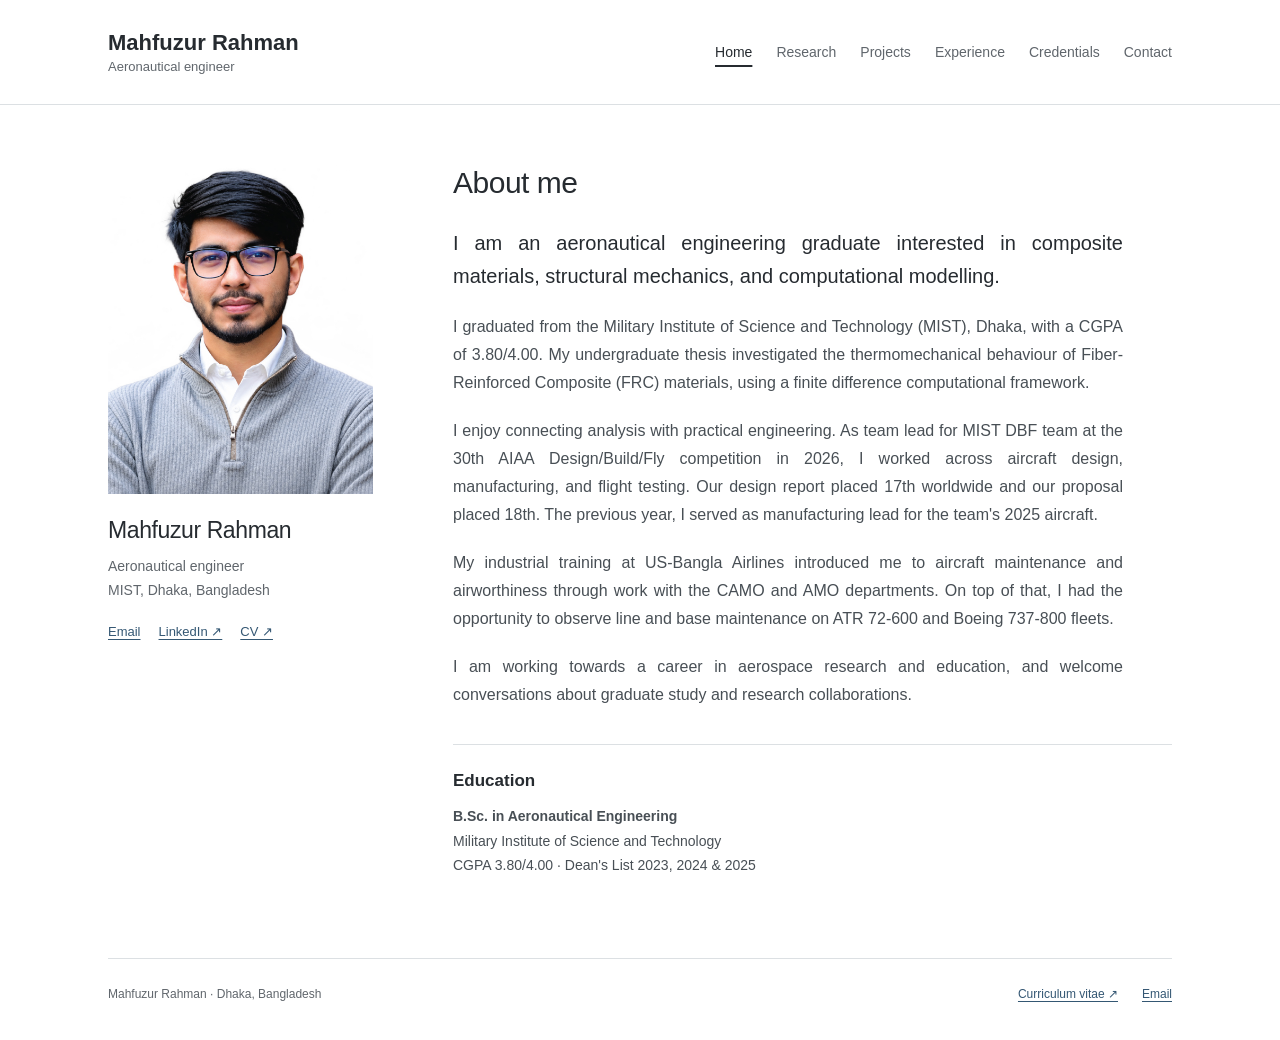
<file: index.html>
<!DOCTYPE html>
<html lang="en"><head><meta charset="UTF-8"><meta name="viewport" content="width=device-width, initial-scale=1"><meta name="description" content="Mahfuzur Rahman — Home. Aeronautical engineering, composite materials, and computational mechanics."><title>Home | Mahfuzur Rahman</title><link rel="stylesheet" href="assets/portfolio.css"></head>
<body><a class="skip-link" href="#main">Skip to content</a><header><div class="header-inner"><a class="nav-logo" href="index.html">Mahfuzur Rahman<span>Aeronautical engineer</span></a><button class="hamburger" id="hamburger" aria-label="Open navigation" aria-expanded="false" aria-controls="nav-links"><span></span><span></span><span></span></button><nav aria-label="Main navigation"><ul class="nav-links" id="nav-links"><li><a href="index.html" aria-current="page">Home</a></li><li><a href="research.html">Research</a></li><li><a href="projects.html">Projects</a></li><li><a href="experience.html">Experience</a></li><li><a href="credentials.html">Credentials</a></li><li><a href="contact.html">Contact</a></li></ul></nav></div></header><main id="main"><div class="home-layout"><aside class="profile"><img src="Mahfuz.jpg" alt="Mahfuzur Rahman" width="500" height="625" fetchpriority="high"><h1>Mahfuzur Rahman</h1><p>Aeronautical engineer<br>MIST, Dhaka, Bangladesh</p><div class="profile-links"><a href="mailto:mahfuzurrahmanmahir03@gmail.com">Email</a><a href="https://www.linkedin.com/in/mahfuzur-rahman022/" target="_blank" rel="noopener">LinkedIn ↗</a><a href="assets/docs/Mahfuzur_Rahman_CV.pdf" target="_blank" rel="noopener">CV ↗</a></div></aside><article class="introduction"><h2>About me</h2><p class="lead">I am an aeronautical engineering graduate interested in composite materials, structural mechanics, and computational modelling.</p><p>I graduated from the Military Institute of Science and Technology (MIST), Dhaka, with a CGPA of 3.80/4.00. My undergraduate thesis investigated the thermomechanical behaviour of Fiber-Reinforced Composite (FRC) materials, using a finite difference computational framework.</p><p>I enjoy connecting analysis with practical engineering. As team lead for MIST DBF team at the 30th AIAA Design/Build/Fly competition in 2026, I worked across aircraft design, manufacturing, and flight testing. Our design report placed 17th worldwide and our proposal placed 18th. The previous year, I served as manufacturing lead for the team's 2025 aircraft.</p><p>My industrial training at US-Bangla Airlines introduced me to aircraft maintenance and airworthiness through work with the CAMO and AMO departments. On top of that, I had the opportunity to observe line and base maintenance on ATR 72-600 and Boeing 737-800 fleets.</p><p>I am working towards a career in aerospace research and education, and welcome conversations about graduate study and research collaborations.</p><div class="education-note"><h3>Education</h3><p><strong>B.Sc. in Aeronautical Engineering</strong><br>Military Institute of Science and Technology<br>CGPA 3.80/4.00 · Dean's List 2023, 2024 &amp; 2025</p></div></article></div></main><footer><span>Mahfuzur Rahman · Dhaka, Bangladesh</span><a href="assets/docs/Mahfuzur_Rahman_CV.pdf" target="_blank" rel="noopener">Curriculum vitae ↗</a><a href="mailto:mahfuzurrahmanmahir03@gmail.com">Email</a></footer><div id="lightbox" role="dialog" aria-modal="true" aria-label="Research figure preview"><button id="lb-close" aria-label="Close">×</button><img id="lb-img" alt=""><div id="lb-caption"></div></div><script src="assets/portfolio.js" defer></script></body></html>
</file>
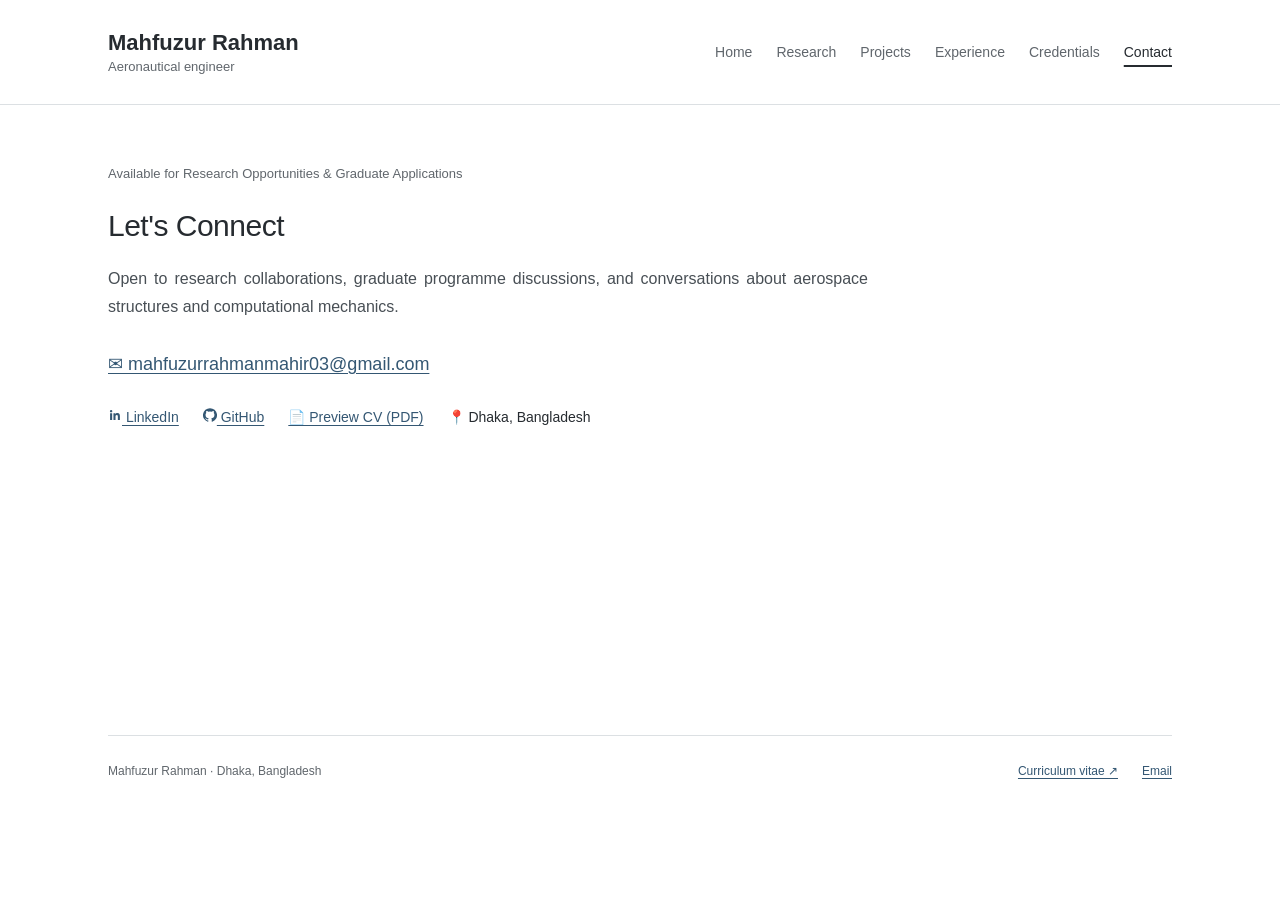
<file: contact.html>
<!DOCTYPE html>
<html lang="en"><head><meta charset="UTF-8"><meta name="viewport" content="width=device-width, initial-scale=1"><meta name="description" content="Mahfuzur Rahman — Contact. Aeronautical engineering, composite materials, and computational mechanics."><title>Contact | Mahfuzur Rahman</title><link rel="stylesheet" href="assets/portfolio.css"></head>
<body><a class="skip-link" href="#main">Skip to content</a><header><div class="header-inner"><a class="nav-logo" href="index.html">Mahfuzur Rahman<span>Aeronautical engineer</span></a><button class="hamburger" id="hamburger" aria-label="Open navigation" aria-expanded="false" aria-controls="nav-links"><span></span><span></span><span></span></button><nav aria-label="Main navigation"><ul class="nav-links" id="nav-links"><li><a href="index.html">Home</a></li><li><a href="research.html">Research</a></li><li><a href="projects.html">Projects</a></li><li><a href="experience.html">Experience</a></li><li><a href="credentials.html">Credentials</a></li><li><a href="contact.html" aria-current="page">Contact</a></li></ul></nav></div></header><main id="main"><section class="section" id="contact">
  <div class="contact-wrap reveal">
    <div class="contact-available">
      <span class="pulse-dot"></span>
      Available for Research Opportunities &amp; Graduate Applications
    </div>
    <h1 class="contact-title">Let's Connect</h1>
    <p class="contact-sub">
      Open to research collaborations, graduate programme discussions,
      and conversations about aerospace structures and computational mechanics.
    </p>
    <a class="contact-email" href="mailto:mahfuzurrahmanmahir03@gmail.com">
      ✉ mahfuzurrahmanmahir03@gmail.com
    </a>
    <div class="contact-links-row">
      <a class="clink" href="https://www.linkedin.com/in/mahfuzur-rahman022/" target="_blank" rel="noopener">
        <svg width="14" height="14" fill="currentColor" viewBox="0 0 24 24"><path d="M20.45 20.45h-3.56v-5.57c0-1.33-.03-3.04-1.85-3.04-1.85 0-2.13 1.44-2.13 2.94v5.67H9.35V9h3.41v1.56h.05c.48-.9 1.63-1.85 3.35-1.85 3.58 0 4.24 2.36 4.24 5.43v6.31zM5.34 7.43a2.07 2.07 0 1 1 0-4.14 2.07 2.07 0 0 1 0 4.14zM7.12 20.45H3.56V9h3.56v11.45zM22.22 0H1.77C.79 0 .77 1.73v20.54C0 23.23.79 24 1.77 24h20.45C23.2 24 24 23.23 24 22.27V1.73C24 .77 23.2 0 22.22 0z"/></svg>
        LinkedIn
      </a>
      <a class="clink" href="https://github.com/mahfuzur-rahman22" target="_blank" rel="noopener">
        <svg width="14" height="14" fill="currentColor" viewBox="0 0 24 24"><path d="M12 .3a12 12 0 0 0-3.79 23.4c.6.1.82-.26.82-.58v-2.02c-3.34.72-4.04-1.61-4.04-1.61-.55-1.39-1.34-1.76-1.34-1.76-1.09-.74.08-.73.08-.73 1.2.08 1.84 1.24 1.84 1.24 1.07 1.83 2.8 1.3 3.49 1 .1-.78.42-1.31.76-1.61-2.67-.3-5.47-1.33-5.47-5.93 0-1.31.47-2.38 1.24-3.22-.14-.3-.54-1.52.1-3.18 0 0 1.01-.32 3.3 1.23a11.5 11.5 0 0 1 6 0c2.29-1.55 3.3-1.23 3.3-1.23.65 1.66.24 2.88.12 3.18.77.84 1.23 1.91 1.23 3.22 0 4.61-2.81 5.63-5.48 5.92.43.37.81 1.1.81 2.22v3.29c0 .32.22.69.83.57A12 12 0 0 0 12 .3z"/></svg>
        GitHub
      </a>
      <a class="clink" href="assets/docs/Mahfuzur_Rahman_CV.pdf" target="_blank" rel="noopener">
        📄 Preview CV (PDF)
      </a>
      <span class="clink">📍 Dhaka, Bangladesh</span>
    </div>
  </div>
</section></main><footer><span>Mahfuzur Rahman · Dhaka, Bangladesh</span><a href="assets/docs/Mahfuzur_Rahman_CV.pdf" target="_blank" rel="noopener">Curriculum vitae ↗</a><a href="mailto:mahfuzurrahmanmahir03@gmail.com">Email</a></footer><div id="lightbox" role="dialog" aria-modal="true" aria-label="Research figure preview"><button id="lb-close" aria-label="Close">×</button><img id="lb-img" alt=""><div id="lb-caption"></div></div><script src="assets/portfolio.js" defer></script></body></html>
</file>
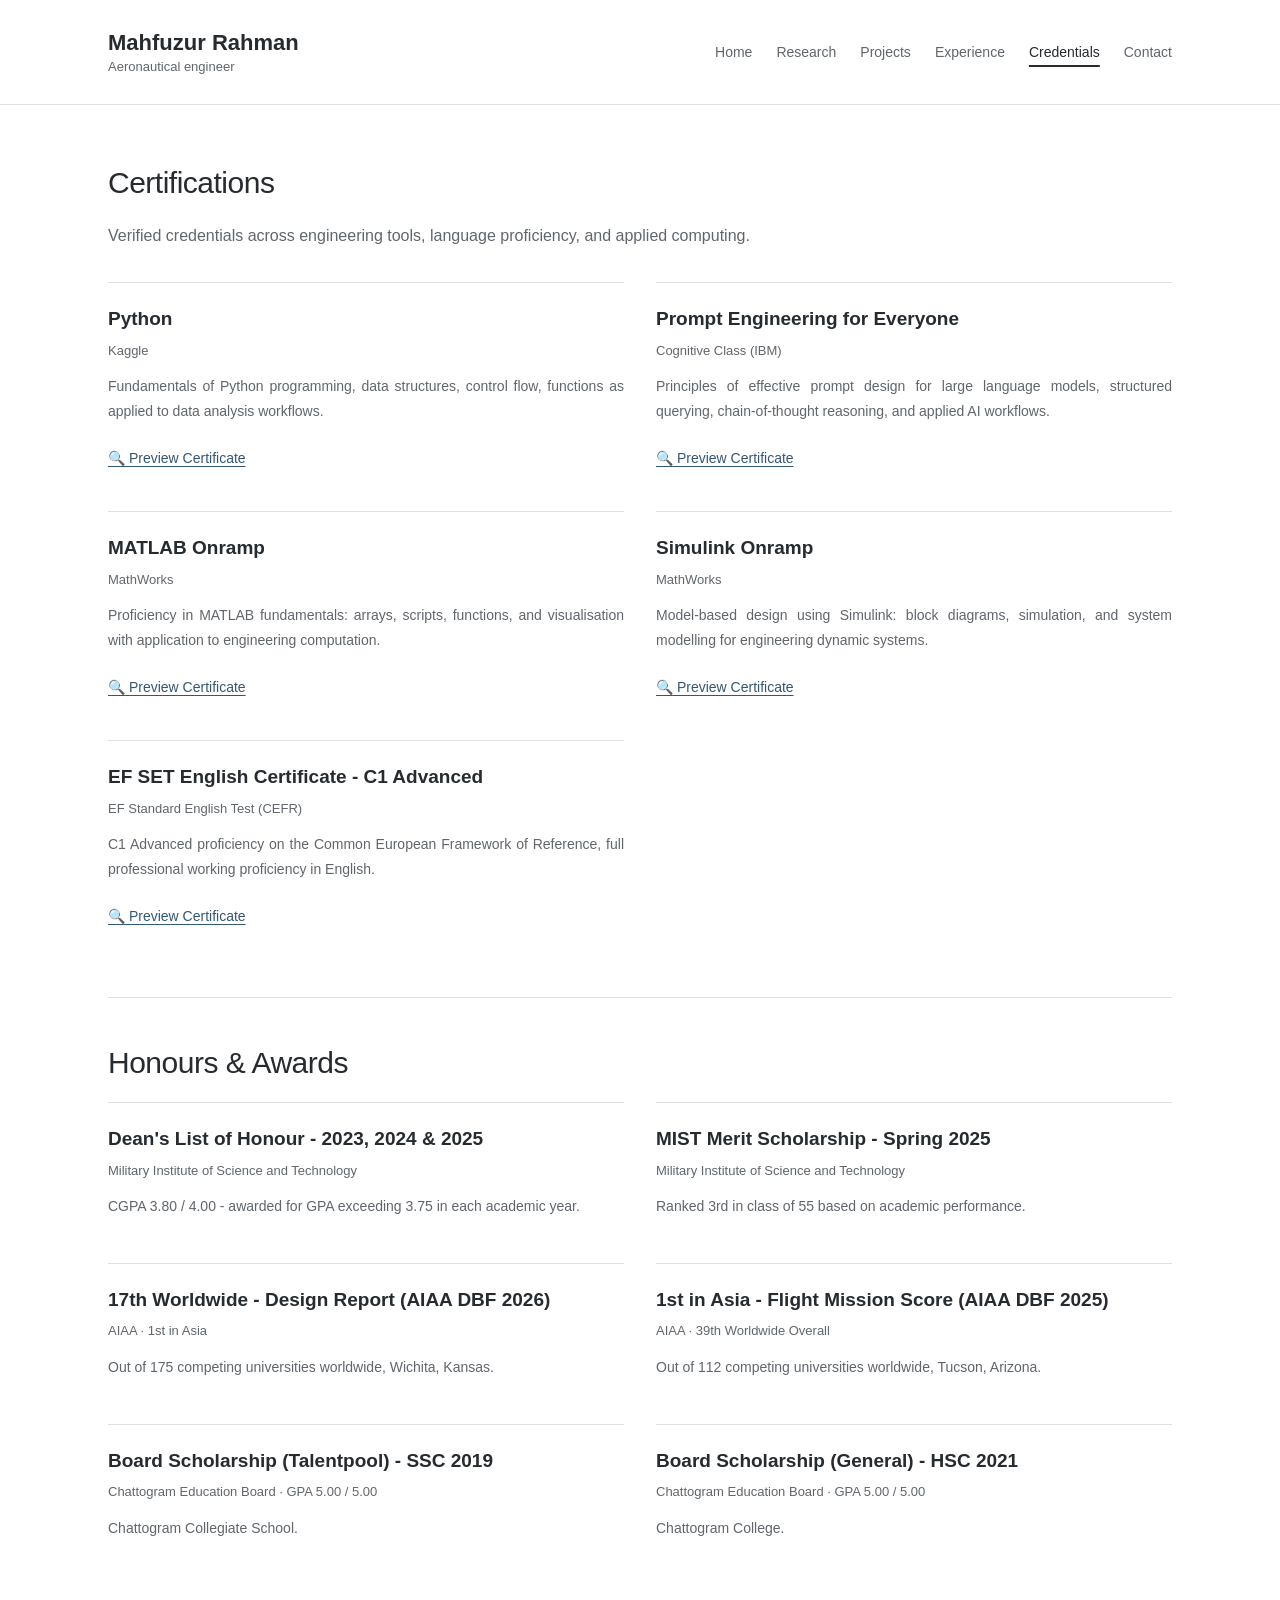
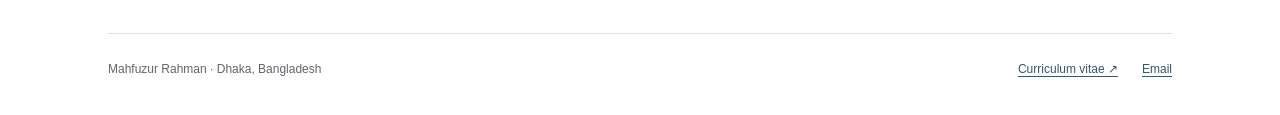
<file: credentials.html>
<!DOCTYPE html>
<html lang="en"><head><meta charset="UTF-8"><meta name="viewport" content="width=device-width, initial-scale=1"><meta name="description" content="Mahfuzur Rahman — Credentials. Aeronautical engineering, composite materials, and computational mechanics."><title>Credentials | Mahfuzur Rahman</title><link rel="stylesheet" href="assets/portfolio.css"></head>
<body><a class="skip-link" href="#main">Skip to content</a><header><div class="header-inner"><a class="nav-logo" href="index.html">Mahfuzur Rahman<span>Aeronautical engineer</span></a><button class="hamburger" id="hamburger" aria-label="Open navigation" aria-expanded="false" aria-controls="nav-links"><span></span><span></span><span></span></button><nav aria-label="Main navigation"><ul class="nav-links" id="nav-links"><li><a href="index.html">Home</a></li><li><a href="research.html">Research</a></li><li><a href="projects.html">Projects</a></li><li><a href="experience.html">Experience</a></li><li><a href="credentials.html" aria-current="page">Credentials</a></li><li><a href="contact.html">Contact</a></li></ul></nav></div></header><main id="main"><section class="section" id="certifications">
  <p class="section-eyebrow">Credentials</p>
  <h1 class="section-title reveal">Certifications</h1>
  <div class="section-rule reveal"></div>
  <p class="section-sub reveal">Verified credentials across engineering tools, language proficiency, and applied computing.</p>

  <div class="certs-grid">

    <div class="cert-card reveal">
      <div class="cert-icon">🐍</div>
      <h3 class="cert-title">Python</h3>
      <div class="cert-org">Kaggle</div>
      <div class="cert-desc">Fundamentals of Python programming, data structures, control flow, functions as applied to data analysis workflows.</div>
      <div class="cert-actions">
        <a class="cert-btn primary" href="assets/img/cert_python.png" target="_blank" rel="noopener">🔍 Preview Certificate</a>
      </div>
    </div>

    <div class="cert-card reveal">
      <div class="cert-icon">🤖</div>
      <h3 class="cert-title">Prompt Engineering for Everyone</h3>
      <div class="cert-org">Cognitive Class (IBM)</div>
      <div class="cert-desc">Principles of effective prompt design for large language models, structured querying, chain-of-thought reasoning, and applied AI workflows.</div>
      <div class="cert-actions">
        <a class="cert-btn primary" href="assets/docs/cert_prompt_engineering.pdf" target="_blank" rel="noopener">🔍 Preview Certificate</a>
      </div>
    </div>

    <div class="cert-card reveal">
      <div class="cert-icon">📊</div>
      <h3 class="cert-title">MATLAB Onramp</h3>
      <div class="cert-org">MathWorks</div>
      <div class="cert-desc">Proficiency in MATLAB fundamentals: arrays, scripts, functions, and visualisation with application to engineering computation.</div>
      <div class="cert-actions">
        <a class="cert-btn primary" href="assets/docs/cert_matlab.pdf" target="_blank" rel="noopener">🔍 Preview Certificate</a>
      </div>
    </div>

    <div class="cert-card reveal">
      <div class="cert-icon">⚙️</div>
      <h3 class="cert-title">Simulink Onramp</h3>
      <div class="cert-org">MathWorks</div>
      <div class="cert-desc">Model-based design using Simulink: block diagrams, simulation, and system modelling for engineering dynamic systems.</div>
      <div class="cert-actions">
        <a class="cert-btn primary" href="assets/docs/cert_simulink.pdf" target="_blank" rel="noopener">🔍 Preview Certificate</a>
      </div>
    </div>

    <div class="cert-card reveal">
      <div class="cert-icon">🌐</div>
      <h3 class="cert-title">EF SET English Certificate - C1 Advanced</h3>
      <div class="cert-org">EF Standard English Test (CEFR)</div>
      <div class="cert-desc">C1 Advanced proficiency on the Common European Framework of Reference, full professional working proficiency in English.</div>
      <div class="cert-actions">
        <a class="cert-btn primary" href="assets/docs/cert_efset.pdf" target="_blank" rel="noopener">🔍 Preview Certificate</a>
      </div>
    </div>

  </div>
</section><section class="section" id="honours">
  <p class="section-eyebrow">Recognition</p>
  <h2 class="section-title reveal">Honours &amp; Awards</h2>
  <div class="section-rule reveal"></div>
  <div class="honours-grid">

    <div class="honour-card reveal">
      <div class="honour-icon">🎓</div>
      <div class="honour-body">
        <h3 class="honour-title">Dean's List of Honour - 2023, 2024 &amp; 2025</h3>
        <div class="honour-org">Military Institute of Science and Technology</div>
        <div class="honour-desc">CGPA 3.80 / 4.00 - awarded for GPA exceeding 3.75 in each academic year.</div>
      </div>
    </div>

    <div class="honour-card reveal">
      <div class="honour-icon">🏛️</div>
      <div class="honour-body">
        <h3 class="honour-title">MIST Merit Scholarship - Spring 2025</h3>
        <div class="honour-org">Military Institute of Science and Technology</div>
        <div class="honour-desc">Ranked 3rd in class of 55 based on academic performance.</div>
      </div>
    </div>

    <div class="honour-card reveal">
      <div class="honour-icon">🌍</div>
      <div class="honour-body">
        <h3 class="honour-title">17th Worldwide - Design Report (AIAA DBF 2026)</h3>
        <div class="honour-org">AIAA · 1st in Asia</div>
        <div class="honour-desc">Out of 175 competing universities worldwide, Wichita, Kansas.</div>
      </div>
    </div>

    <div class="honour-card reveal">
      <div class="honour-icon">🥇</div>
      <div class="honour-body">
        <h3 class="honour-title">1st in Asia - Flight Mission Score (AIAA DBF 2025)</h3>
        <div class="honour-org">AIAA · 39th Worldwide Overall</div>
        <div class="honour-desc">Out of 112 competing universities worldwide, Tucson, Arizona.</div>
      </div>
    </div>

    <div class="honour-card reveal">
      <div class="honour-icon">📜</div>
      <div class="honour-body">
        <h3 class="honour-title">Board Scholarship (Talentpool) - SSC 2019</h3>
        <div class="honour-org">Chattogram Education Board · GPA 5.00 / 5.00</div>
        <div class="honour-desc">Chattogram Collegiate School.</div>
      </div>
    </div>

    <div class="honour-card reveal">
      <div class="honour-icon">📜</div>
      <div class="honour-body">
        <h3 class="honour-title">Board Scholarship (General) - HSC 2021</h3>
        <div class="honour-org">Chattogram Education Board · GPA 5.00 / 5.00</div>
        <div class="honour-desc">Chattogram College.</div>
      </div>
    </div>

  </div>
</section></main><footer><span>Mahfuzur Rahman · Dhaka, Bangladesh</span><a href="assets/docs/Mahfuzur_Rahman_CV.pdf" target="_blank" rel="noopener">Curriculum vitae ↗</a><a href="mailto:mahfuzurrahmanmahir03@gmail.com">Email</a></footer><div id="lightbox" role="dialog" aria-modal="true" aria-label="Research figure preview"><button id="lb-close" aria-label="Close">×</button><img id="lb-img" alt=""><div id="lb-caption"></div></div><script src="assets/portfolio.js" defer></script></body></html>
</file>
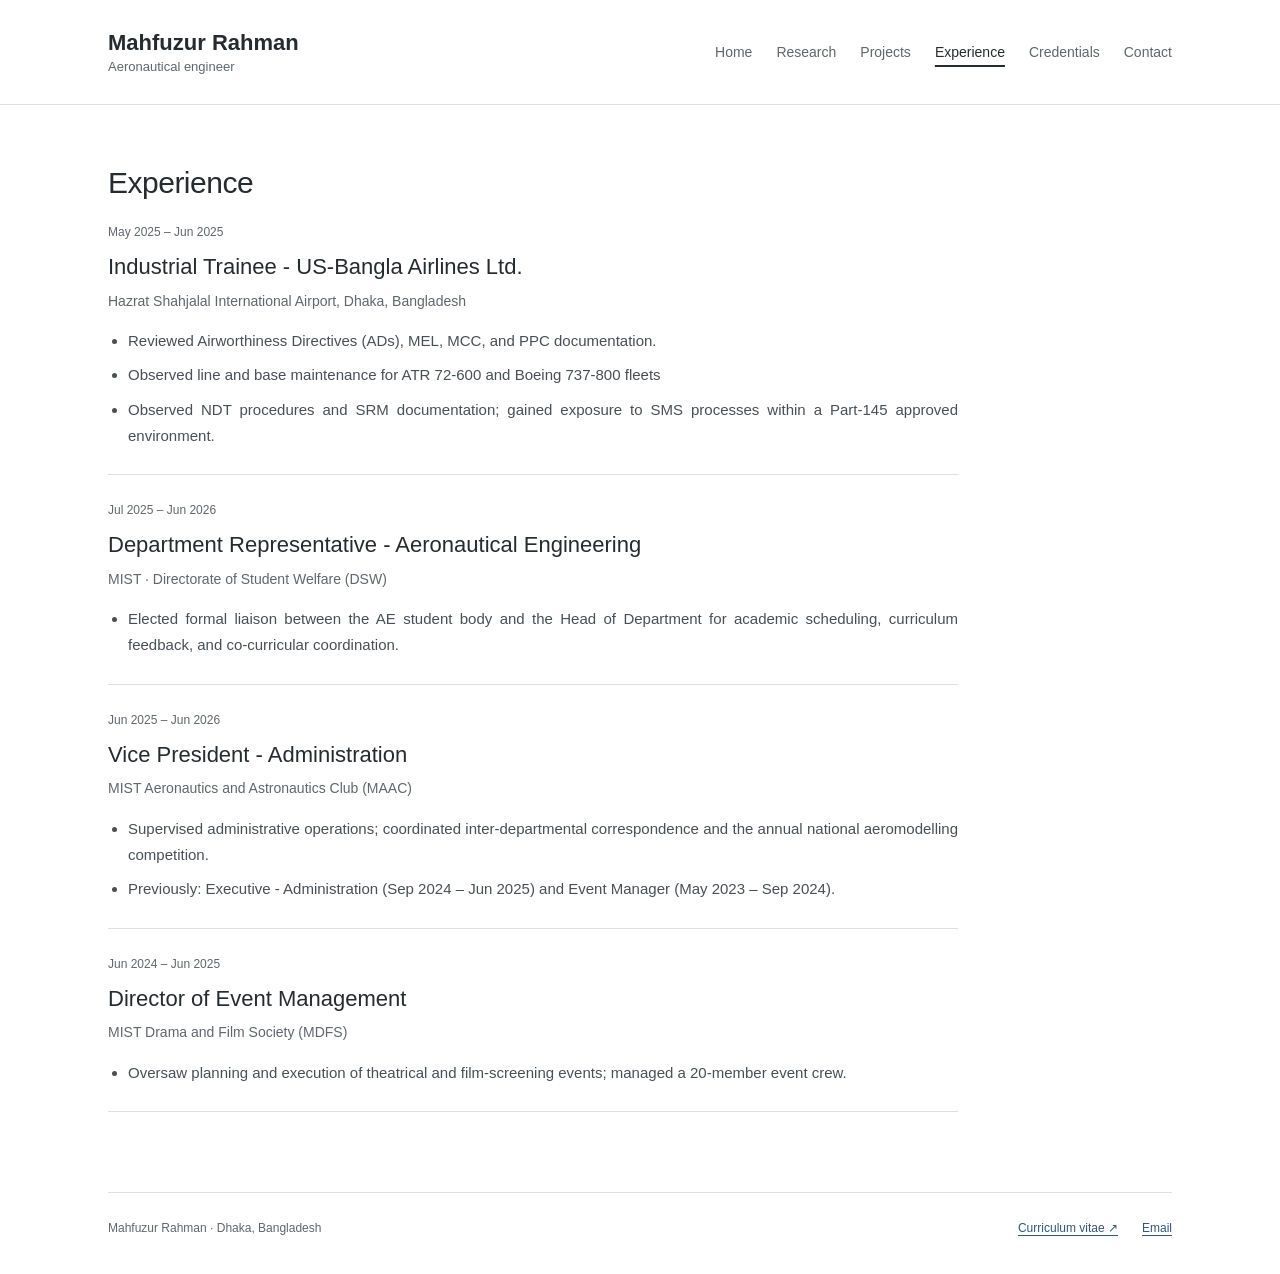
<file: experience.html>
<!DOCTYPE html>
<html lang="en"><head><meta charset="UTF-8"><meta name="viewport" content="width=device-width, initial-scale=1"><meta name="description" content="Mahfuzur Rahman — Experience. Aeronautical engineering, composite materials, and computational mechanics."><title>Experience | Mahfuzur Rahman</title><link rel="stylesheet" href="assets/portfolio.css"></head>
<body><a class="skip-link" href="#main">Skip to content</a><header><div class="header-inner"><a class="nav-logo" href="index.html">Mahfuzur Rahman<span>Aeronautical engineer</span></a><button class="hamburger" id="hamburger" aria-label="Open navigation" aria-expanded="false" aria-controls="nav-links"><span></span><span></span><span></span></button><nav aria-label="Main navigation"><ul class="nav-links" id="nav-links"><li><a href="index.html">Home</a></li><li><a href="research.html">Research</a></li><li><a href="projects.html">Projects</a></li><li><a href="experience.html" aria-current="page">Experience</a></li><li><a href="credentials.html">Credentials</a></li><li><a href="contact.html">Contact</a></li></ul></nav></div></header><main id="main"><section class="section" id="experience">
  <p class="section-eyebrow">Career</p>
  <h1 class="section-title reveal">Experience</h1>
  <div class="section-rule reveal"></div>
  <div class="timeline">

    <div class="tl-item reveal">
      <div class="tl-dot"></div>
      <div class="tl-date">May 2025 – Jun 2025</div>
      <h3 class="tl-title">Industrial Trainee - US-Bangla Airlines Ltd.</h3>
      <div class="tl-org">Hazrat Shahjalal International Airport, Dhaka, Bangladesh</div>
      <ul class="tl-body">
        <li>Reviewed Airworthiness Directives (ADs), MEL, MCC, and PPC documentation.</li>
        <li>Observed line and base maintenance for ATR 72-600 and Boeing 737-800 fleets</li>
        <li>Observed NDT procedures and SRM documentation; gained exposure to SMS processes within a Part-145 approved environment.</li>
      </ul>
    </div>

    <div class="tl-item reveal">
      <div class="tl-dot"></div>
      <div class="tl-date">Jul 2025 – Jun 2026</div>
      <h3 class="tl-title">Department Representative - Aeronautical Engineering</h3>
      <div class="tl-org">MIST · Directorate of Student Welfare (DSW)</div>
      <ul class="tl-body">
        <li>Elected formal liaison between the AE student body and the Head of Department for academic scheduling, curriculum feedback, and co-curricular coordination.</li>
      </ul>
    </div>

    <div class="tl-item reveal">
      <div class="tl-dot"></div>
      <div class="tl-date">Jun 2025 – Jun 2026</div>
      <h3 class="tl-title">Vice President - Administration</h3>
      <div class="tl-org">MIST Aeronautics and Astronautics Club (MAAC)</div>
      <ul class="tl-body">
        <li>Supervised administrative operations; coordinated inter-departmental correspondence and the annual national aeromodelling competition.</li>
        <li>Previously: Executive - Administration (Sep 2024 – Jun 2025) and Event Manager (May 2023 – Sep 2024).</li>
      </ul>
    </div>

    <div class="tl-item reveal">
      <div class="tl-dot dim"></div>
      <div class="tl-date">Jun 2024 – Jun 2025</div>
      <h3 class="tl-title">Director of Event Management</h3>
      <div class="tl-org">MIST Drama and Film Society (MDFS)</div>
      <ul class="tl-body">
        <li>Oversaw planning and execution of theatrical and film-screening events; managed a 20-member event crew.</li>
      </ul>
    </div>

  </div>
</section></main><footer><span>Mahfuzur Rahman · Dhaka, Bangladesh</span><a href="assets/docs/Mahfuzur_Rahman_CV.pdf" target="_blank" rel="noopener">Curriculum vitae ↗</a><a href="mailto:mahfuzurrahmanmahir03@gmail.com">Email</a></footer><div id="lightbox" role="dialog" aria-modal="true" aria-label="Research figure preview"><button id="lb-close" aria-label="Close">×</button><img id="lb-img" alt=""><div id="lb-caption"></div></div><script src="assets/portfolio.js" defer></script></body></html>
</file>
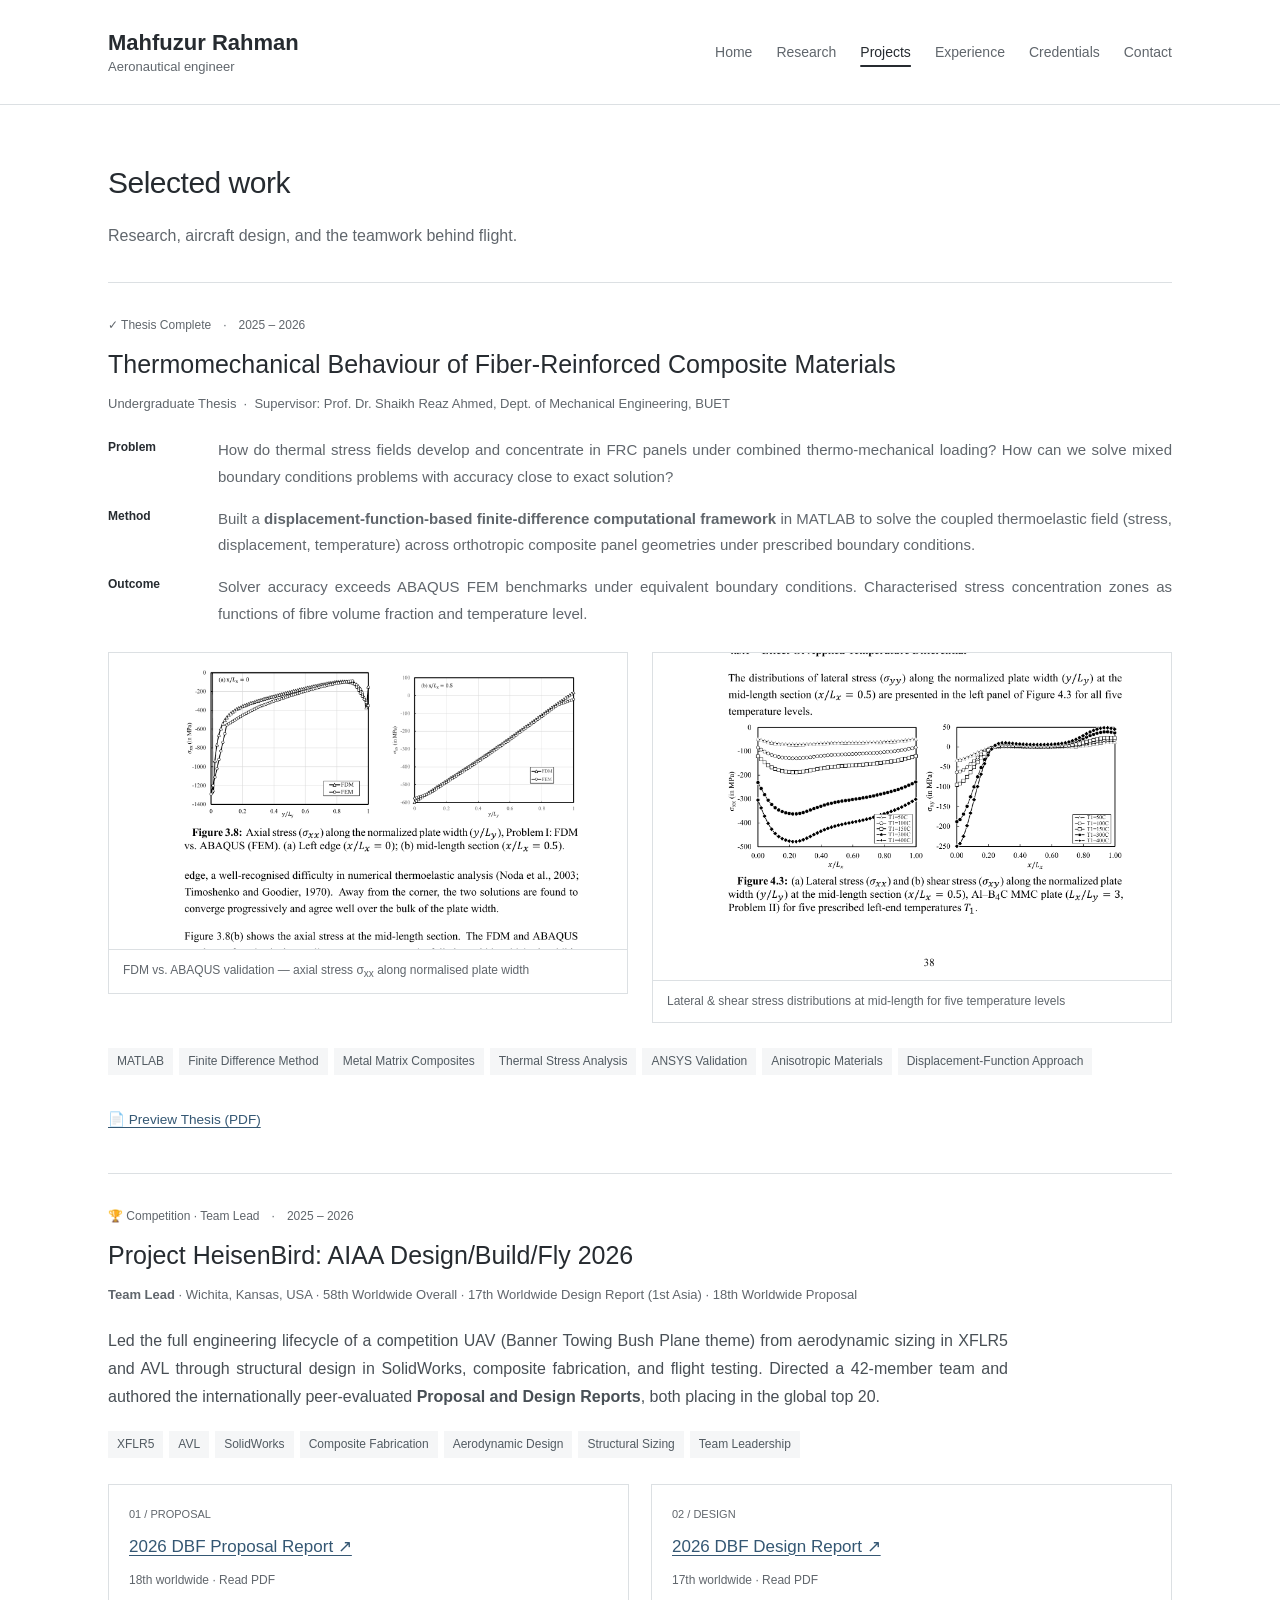
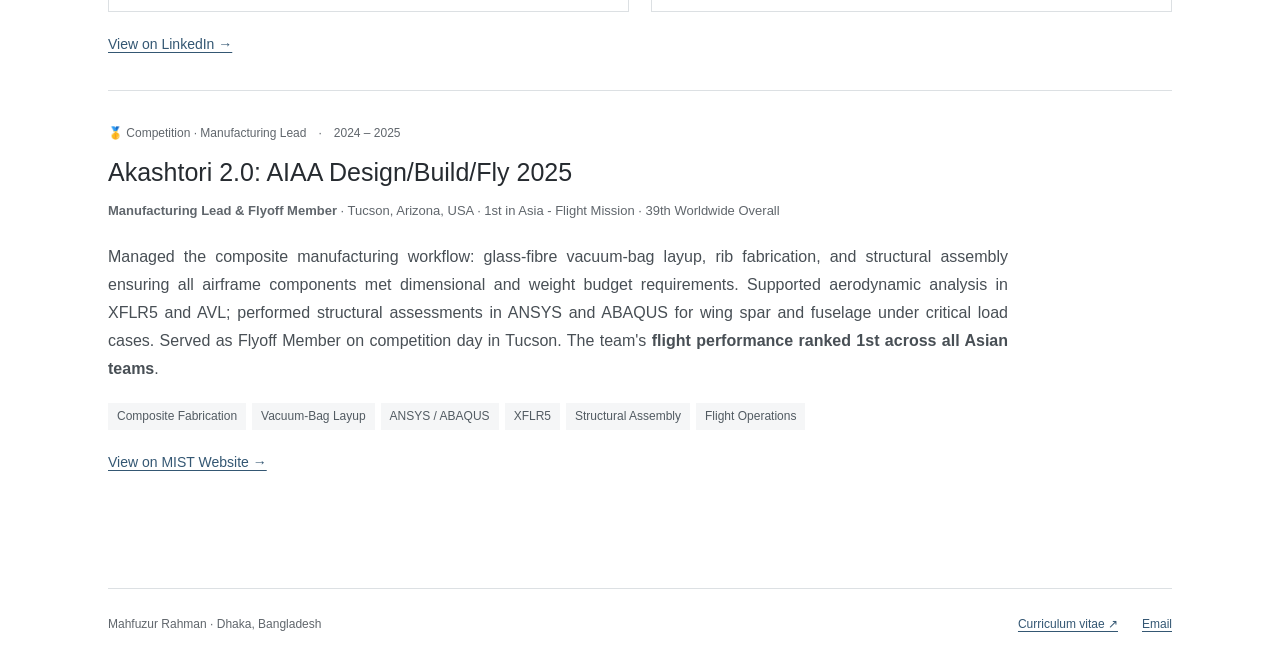
<file: projects.html>
<!DOCTYPE html>
<html lang="en"><head><meta charset="UTF-8"><meta name="viewport" content="width=device-width, initial-scale=1"><meta name="description" content="Mahfuzur Rahman — Projects. Aeronautical engineering, composite materials, and computational mechanics."><title>Projects | Mahfuzur Rahman</title><link rel="stylesheet" href="assets/portfolio.css"></head>
<body><a class="skip-link" href="#main">Skip to content</a><header><div class="header-inner"><a class="nav-logo" href="index.html">Mahfuzur Rahman<span>Aeronautical engineer</span></a><button class="hamburger" id="hamburger" aria-label="Open navigation" aria-expanded="false" aria-controls="nav-links"><span></span><span></span><span></span></button><nav aria-label="Main navigation"><ul class="nav-links" id="nav-links"><li><a href="index.html">Home</a></li><li><a href="research.html">Research</a></li><li><a href="projects.html" aria-current="page">Projects</a></li><li><a href="experience.html">Experience</a></li><li><a href="credentials.html">Credentials</a></li><li><a href="contact.html">Contact</a></li></ul></nav></div></header><main id="main"><section class="section" id="projects">
  <p class="section-eyebrow">Selected Work</p>
  <h1 class="section-title reveal">Selected work</h1><p class="section-sub">Research, aircraft design, and the teamwork behind flight.</p>
  <div class="section-rule reveal"></div>

  <!-- Thesis -->
  <div class="project-card thesis-card reveal">
    <div class="project-meta">
      <span class="status-badge complete">✓ Thesis Complete</span>
      <span class="meta-sep">·</span>
      <span class="meta-year">2025 – 2026</span>
    </div>
    <h3 class="project-title">Thermomechanical Behaviour of Fiber-Reinforced Composite Materials</h3>
    <div class="project-role">Undergraduate Thesis &nbsp;·&nbsp; Supervisor: Prof. Dr. Shaikh Reaz Ahmed, Dept. of Mechanical Engineering, BUET</div>

    <div class="thesis-blocks">
      <div class="thesis-block">
        <span class="tblock-label">Problem</span>
        <span class="tblock-text">How do thermal stress fields develop and concentrate in FRC panels under combined thermo-mechanical loading? How can we solve mixed boundary conditions problems with accuracy close to exact solution?</span>
      </div>
      <div class="thesis-block">
        <span class="tblock-label">Method</span>
        <span class="tblock-text">Built a <strong>displacement-function-based finite-difference computational framework</strong> in MATLAB to solve the coupled thermoelastic field (stress, displacement, temperature) across orthotropic composite panel geometries under prescribed boundary conditions.</span>
      </div>
      <div class="thesis-block">
        <span class="tblock-label">Outcome</span>
        <span class="tblock-text">Solver accuracy exceeds ABAQUS FEM benchmarks under equivalent boundary conditions. Characterised stress concentration zones as functions of fibre volume fraction and temperature level.</span>
      </div>
    </div>

    <div class="thesis-figs">
      <figure class="thesis-fig" data-lightbox="assets/img/fig_validation.png" data-caption="FDM vs. ABAQUS validation — axial stress σₓₓ along normalised plate width">
        <img src="assets/img/fig_validation.png" alt="FDM vs ABAQUS validation" loading="lazy" />
        <figcaption>FDM vs. ABAQUS validation — axial stress σ<sub>xx</sub> along normalised plate width</figcaption>
      </figure>
      <figure class="thesis-fig" data-lightbox="assets/img/fig_stress.png" data-caption="Lateral & shear stress at mid-length for five temperature levels">
        <img src="assets/img/fig_stress.png" alt="Stress distributions" loading="lazy" />
        <figcaption>Lateral &amp; shear stress distributions at mid-length for five temperature levels</figcaption>
      </figure>
    </div>

    <div class="tag-row" style="margin-top:1.2rem;">
      <span class="tag">MATLAB</span>
      <span class="tag">Finite Difference Method</span>
      <span class="tag">Metal Matrix Composites</span>
      <span class="tag">Thermal Stress Analysis</span>
      <span class="tag">ANSYS Validation</span>
      <span class="tag">Anisotropic Materials</span>
      <span class="tag">Displacement-Function Approach</span>
    </div>

    <div style="margin-top:1.4rem;">
      <a class="btn btn-primary" href="assets/docs/Mahfuzur_Rahman_Thesis.pdf" target="_blank" rel="noopener" style="font-size:.85rem;padding:9px 18px;">
        📄 Preview Thesis (PDF)
      </a>
    </div>
  </div>

  <!-- DBF 2026 -->
  <div class="project-card reveal">
    <div class="project-meta">
      <span class="status-badge competition">🏆 Competition · Team Lead</span>
      <span class="meta-sep">·</span>
      <span class="meta-year">2025 – 2026</span>
    </div>
    <h3 class="project-title">Project HeisenBird: AIAA Design/Build/Fly 2026</h3>
    <div class="project-role"><strong>Team Lead</strong> · Wichita, Kansas, USA · 58th Worldwide Overall · 17th Worldwide Design Report (1st Asia) · 18th Worldwide Proposal</div>
    <div class="project-desc">
      Led the full engineering lifecycle of a competition UAV (Banner Towing Bush Plane theme)
      from aerodynamic sizing in XFLR5 and AVL through structural design in SolidWorks,
      composite fabrication, and flight testing. Directed a 42-member team and authored the
      internationally peer-evaluated <strong>Proposal and Design Reports</strong>, both placing
      in the global top 20.
    </div>
    <div class="tag-row">
      <span class="tag">XFLR5</span><span class="tag">AVL</span><span class="tag">SolidWorks</span>
      <span class="tag">Composite Fabrication</span><span class="tag">Aerodynamic Design</span>
      <span class="tag">Structural Sizing</span><span class="tag">Team Leadership</span>
    </div>
<div class="report-links" aria-label="2026 DBF reports"><a class="report-link" href="assets/New/2026DBF_%5BMilitary%20Institute%20of%20Science%20and%20Technology%5D_PROPOSAL.pdf" target="_blank" rel="noopener"><span>01 / PROPOSAL</span><strong>2026 DBF Proposal Report ↗</strong><small>18th worldwide · Read PDF</small></a><a class="report-link" href="assets/New/2026DBF_%5BMilitary%20Institute%20of%20Science%20and%20Technology%5D_DESIGN_REPORT.pdf" target="_blank" rel="noopener"><span>02 / DESIGN</span><strong>2026 DBF Design Report ↗</strong><small>17th worldwide · Read PDF</small></a></div>    <a class="proj-link" href="https://www.linkedin.com/in/mahfuzur-rahman022/details/projects/" target="_blank" rel="noopener">View on LinkedIn →</a>
  </div>

  <!-- DBF 2025 -->
  <div class="project-card reveal">
    <div class="project-meta">
      <span class="status-badge competition">🥇 Competition · Manufacturing Lead</span>
      <span class="meta-sep">·</span>
      <span class="meta-year">2024 – 2025</span>
    </div>
    <h3 class="project-title">Akashtori 2.0: AIAA Design/Build/Fly 2025</h3>
    <div class="project-role"><strong>Manufacturing Lead &amp; Flyoff Member</strong> · Tucson, Arizona, USA · 1st in Asia - Flight Mission · 39th Worldwide Overall</div>
    <div class="project-desc">
      Managed the composite manufacturing workflow: glass-fibre vacuum-bag layup, rib
      fabrication, and structural assembly ensuring all airframe components met dimensional
      and weight budget requirements. Supported aerodynamic analysis in XFLR5 and AVL;
      performed structural assessments in ANSYS and ABAQUS for wing spar and fuselage
      under critical load cases. Served as Flyoff Member on competition day in Tucson.
      The team's <strong>flight performance ranked 1st across all Asian teams</strong>.
    </div>
    <div class="tag-row">
      <span class="tag">Composite Fabrication</span><span class="tag">Vacuum-Bag Layup</span>
      <span class="tag">ANSYS / ABAQUS</span><span class="tag">XFLR5</span>
      <span class="tag">Structural Assembly</span><span class="tag">Flight Operations</span>
    </div>
    <a class="proj-link" href="https://mist.ac.bd/blog/details/aeronautical_engineering/571" target="_blank" rel="noopener">View on MIST Website →</a>
  </div>
</section></main><footer><span>Mahfuzur Rahman · Dhaka, Bangladesh</span><a href="assets/docs/Mahfuzur_Rahman_CV.pdf" target="_blank" rel="noopener">Curriculum vitae ↗</a><a href="mailto:mahfuzurrahmanmahir03@gmail.com">Email</a></footer><div id="lightbox" role="dialog" aria-modal="true" aria-label="Research figure preview"><button id="lb-close" aria-label="Close">×</button><img id="lb-img" alt=""><div id="lb-caption"></div></div><script src="assets/portfolio.js" defer></script></body></html>
</file>
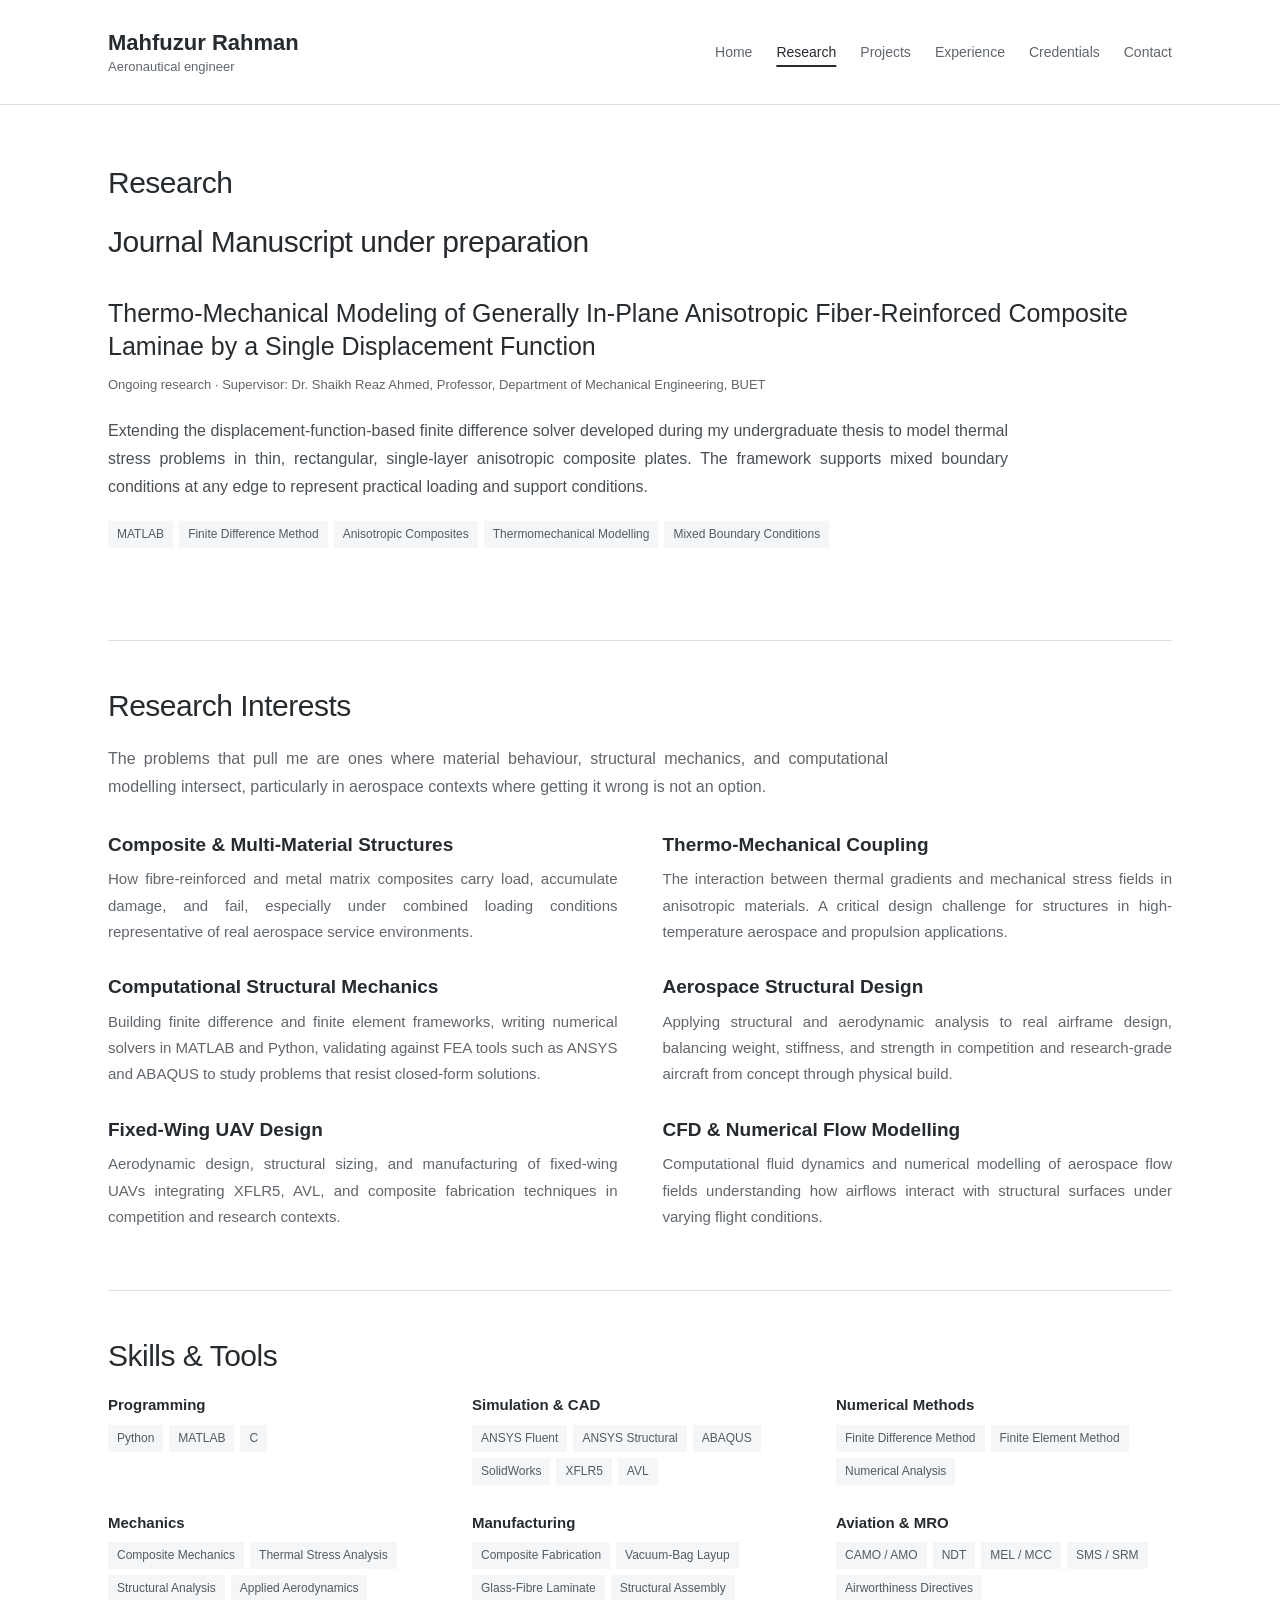
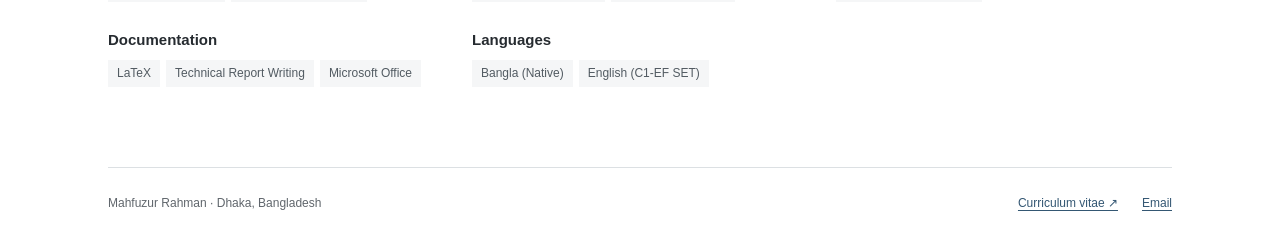
<file: research.html>
<!DOCTYPE html>
<html lang="en"><head><meta charset="UTF-8"><meta name="viewport" content="width=device-width, initial-scale=1"><meta name="description" content="Mahfuzur Rahman — Research. Aeronautical engineering, composite materials, and computational mechanics."><title>Research | Mahfuzur Rahman</title><link rel="stylesheet" href="assets/portfolio.css"></head>
<body><a class="skip-link" href="#main">Skip to content</a><header><div class="header-inner"><a class="nav-logo" href="index.html">Mahfuzur Rahman<span>Aeronautical engineer</span></a><button class="hamburger" id="hamburger" aria-label="Open navigation" aria-expanded="false" aria-controls="nav-links"><span></span><span></span><span></span></button><nav aria-label="Main navigation"><ul class="nav-links" id="nav-links"><li><a href="index.html">Home</a></li><li><a href="research.html" aria-current="page">Research</a></li><li><a href="projects.html">Projects</a></li><li><a href="experience.html">Experience</a></li><li><a href="credentials.html">Credentials</a></li><li><a href="contact.html">Contact</a></li></ul></nav></div></header><main id="main"><h1 class="section-title">Research</h1><section class="section" id="manuscript">
  <h2 class="section-title">Journal Manuscript under preparation</h2>
  <article class="project-card">
    <h3 class="project-title">Thermo-Mechanical Modeling of Generally In-Plane Anisotropic Fiber-Reinforced Composite Laminae by a Single Displacement Function</h3>
    <p class="project-role">Ongoing research · Supervisor: Dr. Shaikh Reaz Ahmed, Professor, Department of Mechanical Engineering, BUET</p>
    <p class="project-desc">Extending the displacement-function-based finite difference solver developed during my undergraduate thesis to model thermal stress problems in thin, rectangular, single-layer anisotropic composite plates. The framework supports mixed boundary conditions at any edge to represent practical loading and support conditions.</p>
    <div class="tag-row"><span class="tag">MATLAB</span><span class="tag">Finite Difference Method</span><span class="tag">Anisotropic Composites</span><span class="tag">Thermomechanical Modelling</span><span class="tag">Mixed Boundary Conditions</span></div>
  </article>
</section>
<section class="section" id="interests">
  <p class="section-eyebrow">What I Work On</p>
  <h2 class="section-title reveal">Research Interests</h2>
  <div class="section-rule reveal"></div>
  <p class="section-sub reveal">
    The problems that pull me are ones where material behaviour, structural
    mechanics, and computational modelling intersect, particularly in
    aerospace contexts where getting it wrong is not an option.
  </p>
  <div class="interests-grid">
    <div class="interest-card reveal">
      <div class="interest-icon">🧱</div>
      <h3 class="interest-title">Composite &amp; Multi-Material Structures</h3>
      <div class="interest-desc">How fibre-reinforced and metal matrix composites carry load, accumulate damage, and fail, especially under combined loading conditions representative of real aerospace service environments.</div>
    </div>
    <div class="interest-card reveal">
      <div class="interest-icon">🌡️</div>
      <h3 class="interest-title">Thermo-Mechanical Coupling</h3>
      <div class="interest-desc">The interaction between thermal gradients and mechanical stress fields in anisotropic materials. A critical design challenge for structures in high-temperature aerospace and propulsion applications.</div>
    </div>
    <div class="interest-card reveal">
      <div class="interest-icon">💻</div>
      <h3 class="interest-title">Computational Structural Mechanics</h3>
      <div class="interest-desc">Building finite difference and finite element frameworks, writing numerical solvers in MATLAB and Python, validating against FEA tools such as ANSYS and ABAQUS to study problems that resist closed-form solutions.</div>
    </div>
    <div class="interest-card reveal">
      <div class="interest-icon">✈️</div>
      <h3 class="interest-title">Aerospace Structural Design</h3>
      <div class="interest-desc">Applying structural and aerodynamic analysis to real airframe design, balancing weight, stiffness, and strength in competition and research-grade aircraft from concept through physical build.</div>
    </div>
    <div class="interest-card reveal">
      <div class="interest-icon">🚁</div>
      <h3 class="interest-title">Fixed-Wing UAV Design</h3>
      <div class="interest-desc">Aerodynamic design, structural sizing, and manufacturing of fixed-wing UAVs integrating XFLR5, AVL, and composite fabrication techniques in competition and research contexts.</div>
    </div>
    <div class="interest-card reveal">
      <div class="interest-icon">🔬</div>
      <h3 class="interest-title">CFD &amp; Numerical Flow Modelling</h3>
      <div class="interest-desc">Computational fluid dynamics and numerical modelling of aerospace flow fields understanding how airflows interact with structural surfaces under varying flight conditions.</div>
    </div>
  </div>
</section><section class="section" id="skills">
  <p class="section-eyebrow">Technical Profile</p>
  <h2 class="section-title reveal">Skills &amp; Tools</h2>
  <div class="section-rule reveal"></div>
  <div class="skills-grid">
    <div class="skill-block reveal">
      <h3>Programming</h3>
      <div class="skill-chips">
        <span class="chip">Python</span>
        <span class="chip">MATLAB</span>
        <span class="chip">C</span>
      </div>
    </div>
    <div class="skill-block reveal">
      <h3>Simulation &amp; CAD</h3>
      <div class="skill-chips">
        <span class="chip">ANSYS Fluent</span>
        <span class="chip">ANSYS Structural</span>
        <span class="chip">ABAQUS</span>
        <span class="chip">SolidWorks</span>
        <span class="chip">XFLR5</span>
        <span class="chip">AVL</span>
      </div>
    </div>
    <div class="skill-block reveal">
      <h3>Numerical Methods</h3>
      <div class="skill-chips">
        <span class="chip">Finite Difference Method</span>
        <span class="chip">Finite Element Method</span>
        <span class="chip">Numerical Analysis</span>
      </div>
    </div>
    <div class="skill-block reveal">
      <h3>Mechanics</h3>
      <div class="skill-chips">
        <span class="chip">Composite Mechanics</span>
        <span class="chip">Thermal Stress Analysis</span>
        <span class="chip">Structural Analysis</span>
        <span class="chip">Applied Aerodynamics</span>
      </div>
    </div>
    <div class="skill-block reveal">
      <h3>Manufacturing</h3>
      <div class="skill-chips">
        <span class="chip">Composite Fabrication</span>
        <span class="chip">Vacuum-Bag Layup</span>
        <span class="chip">Glass-Fibre Laminate</span>
        <span class="chip">Structural Assembly</span>
      </div>
    </div>
    <div class="skill-block reveal">
      <h3>Aviation &amp; MRO</h3>
      <div class="skill-chips">
        <span class="chip">CAMO / AMO</span>
        <span class="chip">NDT</span>
        <span class="chip">MEL / MCC</span>
        <span class="chip">SMS / SRM</span>
        <span class="chip">Airworthiness Directives</span>
      </div>
    </div>
    <div class="skill-block reveal">
      <h3>Documentation</h3>
      <div class="skill-chips">
        <span class="chip">LaTeX</span>
        <span class="chip">Technical Report Writing</span>
        <span class="chip">Microsoft Office</span>
      </div>
    </div>
    <div class="skill-block reveal">
      <h3>Languages</h3>
      <div class="skill-chips">
        <span class="chip">Bangla (Native)</span>
        <span class="chip">English (C1-EF SET)</span>
      </div>
    </div>
  </div>
</section></main><footer><span>Mahfuzur Rahman · Dhaka, Bangladesh</span><a href="assets/docs/Mahfuzur_Rahman_CV.pdf" target="_blank" rel="noopener">Curriculum vitae ↗</a><a href="mailto:mahfuzurrahmanmahir03@gmail.com">Email</a></footer><div id="lightbox" role="dialog" aria-modal="true" aria-label="Research figure preview"><button id="lb-close" aria-label="Close">×</button><img id="lb-img" alt=""><div id="lb-caption"></div></div><script src="assets/portfolio.js" defer></script></body></html>
</file>
<file: assets/portfolio.css>
:root{--ink:#262b30;--muted:#60666c;--link:#345773;--line:#dce0e3;--paper:#fff;--soft:#f5f6f7}
*{box-sizing:border-box}html{scroll-padding-top:100px}body{margin:0;background:var(--paper);color:var(--ink);font-family:Arial,Helvetica,sans-serif;font-size:16px;line-height:1.75}a{color:var(--link);text-decoration:underline;text-underline-offset:3px}a:hover{color:#142f44}a:focus-visible,button:focus-visible,[tabindex]:focus-visible{outline:3px solid #59798f;outline-offset:5px}img{display:block;max-width:100%}button,a{touch-action:manipulation}h1,h2,h3,p,figure{margin:0}h1,h2,h3{line-height:1.3}h2{font-size:30px;font-weight:500;letter-spacing:-.5px}h3{font-size:19px;font-weight:600}p+p{margin-top:20px}.skip-link{position:fixed;top:-80px;left:16px;z-index:1000;background:white;padding:12px}.skip-link:focus{top:8px}
header{background:white;border-bottom:1px solid var(--line);position:sticky;top:0;z-index:50}.header-inner{max-width:1120px;margin:auto;display:flex;align-items:center;justify-content:space-between;gap:35px;min-height:104px;padding:20px 28px}.nav-logo{font-size:22px;font-weight:600;color:var(--ink);text-decoration:none;line-height:1.4;white-space:nowrap}.nav-logo span{display:block;font-size:13px;font-weight:400;color:var(--muted)}.nav-links{list-style:none;display:flex;gap:24px;margin:0;padding:0}.nav-links a{display:block;color:var(--muted);text-decoration:none;font-size:14px;padding:12px 0}.nav-links a:hover,.nav-links a[aria-current]{color:var(--ink);text-decoration:underline;text-underline-offset:8px;text-decoration-thickness:2px}.hamburger{display:none;border:1px solid var(--line);background:white;border-radius:2px;width:44px;height:44px;padding:10px;cursor:pointer}.hamburger span{display:block;background:var(--ink);height:2px;margin:4px 0}
main{max-width:1064px;padding:58px 0 80px;margin:0 auto;min-height:70vh}.home-layout{display:grid;grid-template-columns:265px 1fr;gap:80px}.profile img{width:265px;height:331px;object-fit:cover;object-position:center top}.profile h1{font-size:23px;margin-top:22px;font-weight:500;letter-spacing:-.4px}.profile p{font-size:14px;color:var(--muted);margin-top:8px}.profile-links{display:flex;gap:18px;margin-top:18px;font-size:13px}.introduction h2{margin-bottom:25px}.introduction p{color:#484f55;max-width:670px}.introduction .lead{font-size:20px;line-height:1.65;color:var(--ink)}.education-note{margin-top:35px;padding-top:25px;border-top:1px solid var(--line)}.education-note h3{margin-bottom:12px;font-size:17px}.education-note p{font-size:14px}
.section+.section{margin-top:60px;padding-top:45px;border-top:1px solid var(--line)}.section-eyebrow{display:none}.section-title{margin-bottom:20px}.section-rule{display:none}.section-sub{color:var(--muted);max-width:780px;margin-bottom:32px}.interests-grid{display:grid;grid-template-columns:1fr 1fr;gap:30px 45px}.interest-icon,.cert-icon,.honour-icon{display:none}.interest-title{margin-bottom:9px}.interest-desc{font-size:15px;color:var(--muted)}.skills-grid{display:grid;grid-template-columns:repeat(3,1fr);gap:28px}.skill-block h3{font-size:15px;margin-bottom:10px}.skill-chips,.tag-row{display:flex;flex-wrap:wrap;gap:6px}.chip,.tag{background:var(--soft);padding:3px 9px;font-size:12px;color:#525b62}.project-card{padding:32px 0;border-top:1px solid var(--line)}.project-card:first-of-type{border-top:0;padding-top:4px}.project-meta{font-size:12px;color:var(--muted);display:flex;gap:12px;align-items:center}.project-title{font-size:25px;font-weight:500;margin:12px 0}.project-role{font-size:13px;color:var(--muted);margin-bottom:20px}.project-desc{color:#484f55;margin-bottom:20px;max-width:900px}.thesis-blocks{display:grid;gap:16px;margin:22px 0}.thesis-block{display:grid;grid-template-columns:90px 1fr;gap:20px}.tblock-label{font-size:12px;font-weight:600;color:var(--ink)}.tblock-text{font-size:15px;color:var(--muted)}.thesis-figs{display:grid;grid-template-columns:1fr 1fr;gap:24px;margin:25px 0}.thesis-fig{border:1px solid var(--line);cursor:zoom-in;align-self:start}.thesis-fig img{width:100%}.thesis-fig figcaption{padding:10px 14px;font-size:12px;color:var(--muted);border-top:1px solid var(--line)}.btn{display:inline-block;font-size:14px;padding:10px 0!important;color:var(--link)}.proj-link{display:inline-block;margin-top:20px;font-size:14px}.report-links{display:grid;grid-template-columns:1fr 1fr;gap:22px;margin-top:26px}.report-link{display:flex;flex-direction:column;text-decoration:none;border:1px solid var(--line);padding:20px;gap:8px}.report-link:hover{border-color:#7b91a2;background:#fafbfc}.report-link>span{font-size:11px;color:var(--muted)}.report-link strong{font-size:17px;font-weight:500;text-decoration:underline;text-underline-offset:3px}.report-link small{color:var(--muted);font-size:12px}
.timeline{max-width:850px}.tl-item{padding:25px 0;border-bottom:1px solid var(--line)}.tl-item:first-child{padding-top:0}.tl-date{font-size:12px;color:var(--muted);margin-bottom:10px}.tl-title{font-size:22px;font-weight:500}.tl-org{font-size:14px;color:var(--muted);margin-top:7px}.tl-body{padding-left:20px;color:#484f55;font-size:15px;margin:15px 0 0}.tl-body li+li{margin-top:8px}.certs-grid,.honours-grid{display:grid;grid-template-columns:1fr 1fr;gap:32px}.cert-card,.honour-card{border-top:1px solid var(--line);padding-top:24px}.cert-title,.honour-title{font-size:19px;margin-bottom:8px}.cert-org,.honour-org{font-size:13px;color:var(--muted)}.cert-desc,.honour-desc{font-size:14px;color:var(--muted);margin:12px 0}.cert-actions{margin-top:15px}.cert-btn{font-size:14px;display:inline-block;padding:8px 0}.contact-wrap{max-width:760px}.contact-available{font-size:13px;color:var(--muted);margin-bottom:20px}.contact-title{font-size:30px;font-weight:500;margin-bottom:20px}.contact-sub{color:#484f55;margin-bottom:28px}.contact-email{font-size:18px;overflow-wrap:anywhere}.contact-links-row{display:flex;flex-wrap:wrap;gap:24px;margin-top:25px;font-size:14px}.clink{display:inline-block}.contact-wrap .pulse-dot{display:none}footer{max-width:1064px;margin:0 auto;padding:25px 0 35px;border-top:1px solid var(--line);display:flex;gap:24px;align-items:center;font-size:12px;color:var(--muted)}footer span{margin-right:auto}
#lightbox{position:fixed;inset:0;background:#15191fed;z-index:100;display:none;align-items:center;justify-content:center;padding:55px 20px 80px}#lightbox.open{display:flex}#lightbox img{max-width:95vw;max-height:78vh;object-fit:contain}#lb-close{position:absolute;top:12px;right:18px;width:44px;height:44px;color:white;background:none;border:0;font-size:32px;cursor:pointer}#lb-caption{position:absolute;bottom:20px;color:white;max-width:90vw;text-align:center;font-size:13px}
@media(max-width:1150px){main,footer{margin-left:5vw;margin-right:5vw}.nav-links{gap:18px}.header-inner{padding-left:5vw;padding-right:5vw}.home-layout{gap:50px}}
@media(max-width:900px){.nav-links{gap:14px}.nav-links a{font-size:13px}.nav-logo{font-size:20px}.header-inner{gap:22px}.home-layout{grid-template-columns:220px 1fr;gap:35px}.profile img{width:220px;height:275px}.introduction .lead{font-size:18px}}
@media(max-width:760px){.header-inner{min-height:85px;position:relative}.hamburger{display:block;margin-left:auto;flex-shrink:0}.header-inner nav{position:absolute;top:100%;left:0;right:0}.nav-links{display:none;background:white;border-bottom:1px solid var(--line);padding:12px 5vw 20px;max-height:calc(100dvh - 85px);overflow:auto}.nav-links.open{display:block}.nav-links a{padding:12px 0;font-size:16px}.home-layout{grid-template-columns:1fr;gap:35px}.profile{display:grid;grid-template-columns:125px 1fr;column-gap:22px;align-content:start}.profile img{grid-column:1;grid-row:1/4;width:125px;height:156px}.profile h1{font-size:23px;margin-top:9px}.profile p{font-size:13px}.profile-links{gap:14px;margin-top:10px;font-size:12px}main{padding-top:35px;padding-bottom:50px}.introduction h2{font-size:27px}.introduction .lead{font-size:19px}.introduction p{font-size:15px}.interests-grid,.certs-grid,.honours-grid,.skills-grid{grid-template-columns:1fr}.thesis-figs,.report-links{grid-template-columns:1fr}.thesis-block{grid-template-columns:1fr;gap:5px}.project-title{font-size:23px}.contact-email{font-size:15px}footer{flex-wrap:wrap;gap:14px}footer span{width:100%}.section-title{font-size:27px}}
@media(max-width:360px){.profile{grid-template-columns:100px 1fr;gap:16px}.profile img{width:100px;height:125px}.profile h1{font-size:20px}.profile-links{gap:10px}}
@media(prefers-reduced-motion:reduce){html{scroll-behavior:auto}*{transition:none!important;animation:none!important}}
.section-title,.contact-title{font-size:30px;font-weight:500;letter-spacing:-.5px}
@media(max-width:760px){.section-title,.contact-title{font-size:27px}}

/* Justify paragraphs and prose descriptions on every page, without splitting words. */
p,
.interest-desc,
.project-desc,
.tblock-text,
.cert-desc,
.honour-desc,
.tl-body li {
  text-align: justify;
  text-align-last: left;
  text-justify: inter-word;
  hyphens: none;
  -webkit-hyphens: none;
  word-break: normal;
  overflow-wrap: normal;
}
</file>
